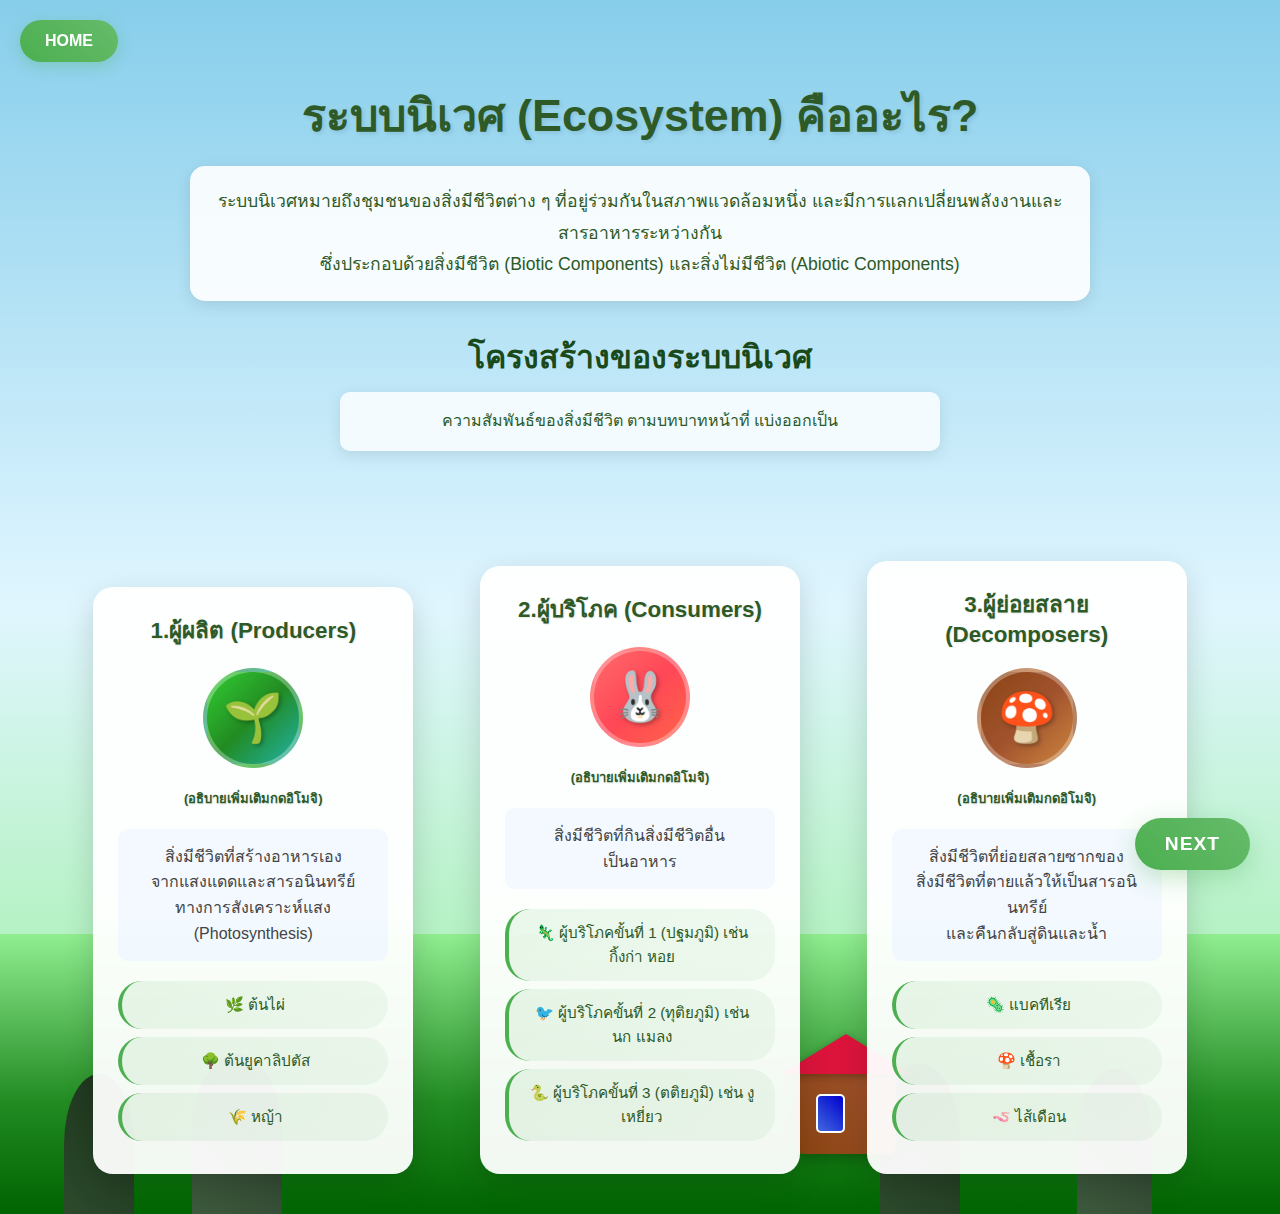
<file: description.html>
<!DOCTYPE html>
<html lang="th">
<head>
    <meta charset="UTF-8">
    <meta name="viewport" content="width=device-width, initial-scale=1.0">
    <title>EcoSim - Ecosystem Simulation</title>
    <link rel="stylesheet" href="main.css">
    <link rel="stylesheet" href="description.css">
</head>
<body>
    <div class="container">
        <!-- Home Button -->
        <a href="index.html" class="home-button">HOME</a>
        
        <!-- Clouds -->
        <div class="clouds">
            <div class="cloud cloud1"></div>
            <div class="cloud cloud2"></div>
        </div>

        <!-- Header -->
        <div class="ecosystem-header">
            <h1>ระบบนิเวศ (Ecosystem) คืออะไร?</h1>
            <p>ระบบนิเวศหมายถึงชุมชนของสิ่งมีชีวิตต่าง ๆ ที่อยู่ร่วมกันในสภาพแวดล้อมหนึ่ง และมีการแลกเปลี่ยนพลังงานและสารอาหารระหว่างกัน<br>
            ซึ่งประกอบด้วยสิ่งมีชีวิต (Biotic Components) และสิ่งไม่มีชีวิต (Abiotic Components)</p>
            
            <h2>โครงสร้างของระบบนิเวศ</h2>
            <p style="font-size: 1em; background: rgba(255, 255, 255, 0.8); padding: 15px; border-radius: 10px; max-width: 600px;">ความสัมพันธ์ของสิ่งมีชีวิต ตามบทบาทหน้าที่ แบ่งออกเป็น</p>
    
        </div>

        <!-- Ecosystem Components -->
        <div class="ecosystem-components">
            <div class="component">
                <h3>1.ผู้ผลิต (Producers)</h3>
                <div class="component-icon producers-icon" onclick="showModal('producers')">
                    🌱
                </div>
                <h3 style="font-size: small;">(อธิบายเพิ่มเติมกดอิโมจิ)</h3>
                <div class="component-description">
                    สิ่งมีชีวิตที่สร้างอาหารเอง<br>จากแสงแดดและสารอนินทรีย์<br>ทางการสังเคราะห์แสง (Photosynthesis)
                </div>
                <ul class="component-list">
                    <li>🌿 ต้นไผ่</li>
                    <li>🌳 ต้นยูคาลิปตัส</li>
                    <li>🌾 หญ้า</li>
                </ul>
            </div>

            <div class="component">
                <h3>2.ผู้บริโภค (Consumers)</h3>
                <div class="component-icon consumers-icon" onclick="showModal('consumers')">
                    🐰
                </div>
                <h3 style="font-size: small;">(อธิบายเพิ่มเติมกดอิโมจิ)</h3>
                <div class="component-description">
                    สิ่งมีชีวิตที่กินสิ่งมีชีวิตอื่น<br>เป็นอาหาร
                </div>
                <ul class="component-list">
                    <li>🦎 ผู้บริโภคขั้นที่ 1 (ปฐมภูมิ) เช่น กิ้งก่า หอย</li>
                    <li>🐦 ผู้บริโภคขั้นที่ 2 (ทุติยภูมิ) เช่น นก แมลง</li>
                    <li>🐍 ผู้บริโภคขั้นที่ 3 (ตติยภูมิ) เช่น งู เหยี่ยว</li>
                </ul>
            </div>

            <div class="component">
                <h3>3.ผู้ย่อยสลาย (Decomposers)</h3>
                <div class="component-icon decomposers-icon" onclick="showModal('decomposers')">
                    🍄
                </div>
                <h3 style="font-size: small;">(อธิบายเพิ่มเติมกดอิโมจิ)</h3>
                <div class="component-description">
                    สิ่งมีชีวิตที่ย่อยสลายซากของ<br>สิ่งมีชีวิตที่ตายแล้วให้เป็นสารอนินทรีย์<br>และคืนกลับสู่ดินและน้ำ
                </div>
                <ul class="component-list">
                    <li>🦠 แบคทีเรีย</li>
                    <li>🍄 เชื้อรา</li>
                    <li>🪱 ไส้เดือน</li>
                </ul>
            </div>
        </div>

        <!-- Landscape Background -->
        <div class="landscape">
            <div class="landscape-trees">
                <div class="landscape-tree landscape-tree1"></div>
                <div class="landscape-tree landscape-tree2"></div>
                <div class="landscape-tree landscape-tree3"></div>
                <div class="landscape-tree landscape-tree4"></div>
            </div>
            <div class="house"></div>
        </div>

        <!-- Navigation Buttons -->
        <div class="nav-buttons">
            <button class="nav-button" onclick="showNextPage()">NEXT</button>
        </div>
    </div>

    <!-- Modal -->
    <div id="explanationModal" class="modal">
        <div class="modal-content">
            <div class="modal-header">
                <h2 class="modal-title" id="modalTitle"></h2>
                <span class="close" onclick="closeModal()">&times;</span>
            </div>
            <div class="modal-body" id="modalBody"></div>
            <div class="modal-controls">
                <button class="speak-button" onclick="speakText()" id="speakBtn">🔊 อ่านออกเสียง</button>
            </div>
        </div>
    </div>
    <script src="description.js"></script>
</body>
</html>
</file>
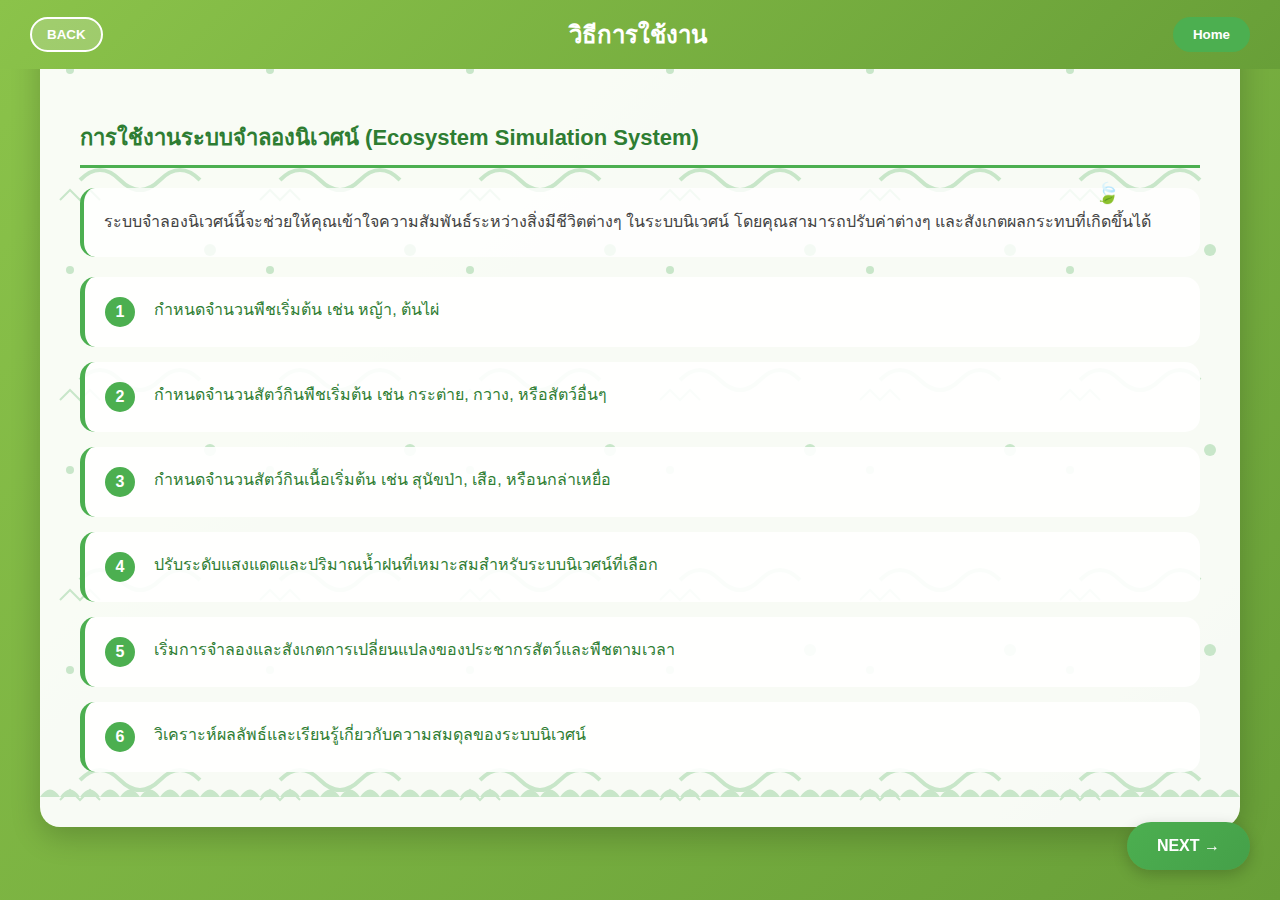
<file: how2use.html>
<!DOCTYPE html>
<html lang="th">
<head>
    <meta charset="UTF-8">
    <meta name="viewport" content="width=device-width, initial-scale=1.0">
    <title>EcoSim - Ecosystem Simulation</title>
    <link rel="stylesheet" href="how2use.css">
</head>
<body>
    <div class="header">
        <button class="back-btn" >BACK</button>
        <h1>วิธีการใช้งาน</h1>
        <button class="home-btn">Home</button>
    </div>

    <div class="container">
        <div class="content">
            <h2>การใช้งานระบบจำลองนิเวศน์ (Ecosystem Simulation System)</h2>
            
            <div class="content-text">
                ระบบจำลองนิเวศน์นี้จะช่วยให้คุณเข้าใจความสัมพันธ์ระหว่างสิ่งมีชีวิตต่างๆ ในระบบนิเวศน์ 
                โดยคุณสามารถปรับค่าต่างๆ และสังเกตผลกระทบที่เกิดขึ้นได้
            </div>

            <ul class="step-list">
                <li class="step-item">
                    <span class="step-number">1</span>
                    <span class="step-text">กำหนดจำนวนพืชเริ่มต้น เช่น หญ้า, ต้นไผ่</span>
                </li>
                <li class="step-item">
                    <span class="step-number">2</span>
                    <span class="step-text">กำหนดจำนวนสัตว์กินพืชเริ่มต้น เช่น กระต่าย, กวาง, หรือสัตว์อื่นๆ</span>
                </li>
                <li class="step-item">
                    <span class="step-number">3</span>
                    <span class="step-text">กำหนดจำนวนสัตว์กินเนื้อเริ่มต้น เช่น สุนัขป่า, เสือ, หรือนกล่าเหยื่อ</span>
                </li>
                <li class="step-item">
                    <span class="step-number">4</span>
                    <span class="step-text">ปรับระดับแสงแดดและปริมาณน้ำฝนที่เหมาะสมสำหรับระบบนิเวศน์ที่เลือก</span>
                </li>
                <li class="step-item">
                    <span class="step-number">5</span>
                    <span class="step-text">เริ่มการจำลองและสังเกตการเปลี่ยนแปลงของประชากรสัตว์และพืชตามเวลา</span>
                </li>
                <li class="step-item">
                    <span class="step-number">6</span>
                    <span class="step-text">วิเคราะห์ผลลัพธ์และเรียนรู้เกี่ยวกับความสมดุลของระบบนิเวศน์</span>
                </li>
            </ul>

            <div class="floating-leaves">🍃</div>
            <div class="grass-decoration"></div>
        </div>
    </div>

    <button class="next-btn">NEXT →</button>
    <script src="how2use.js"></script>
</body>
</html>
</file>
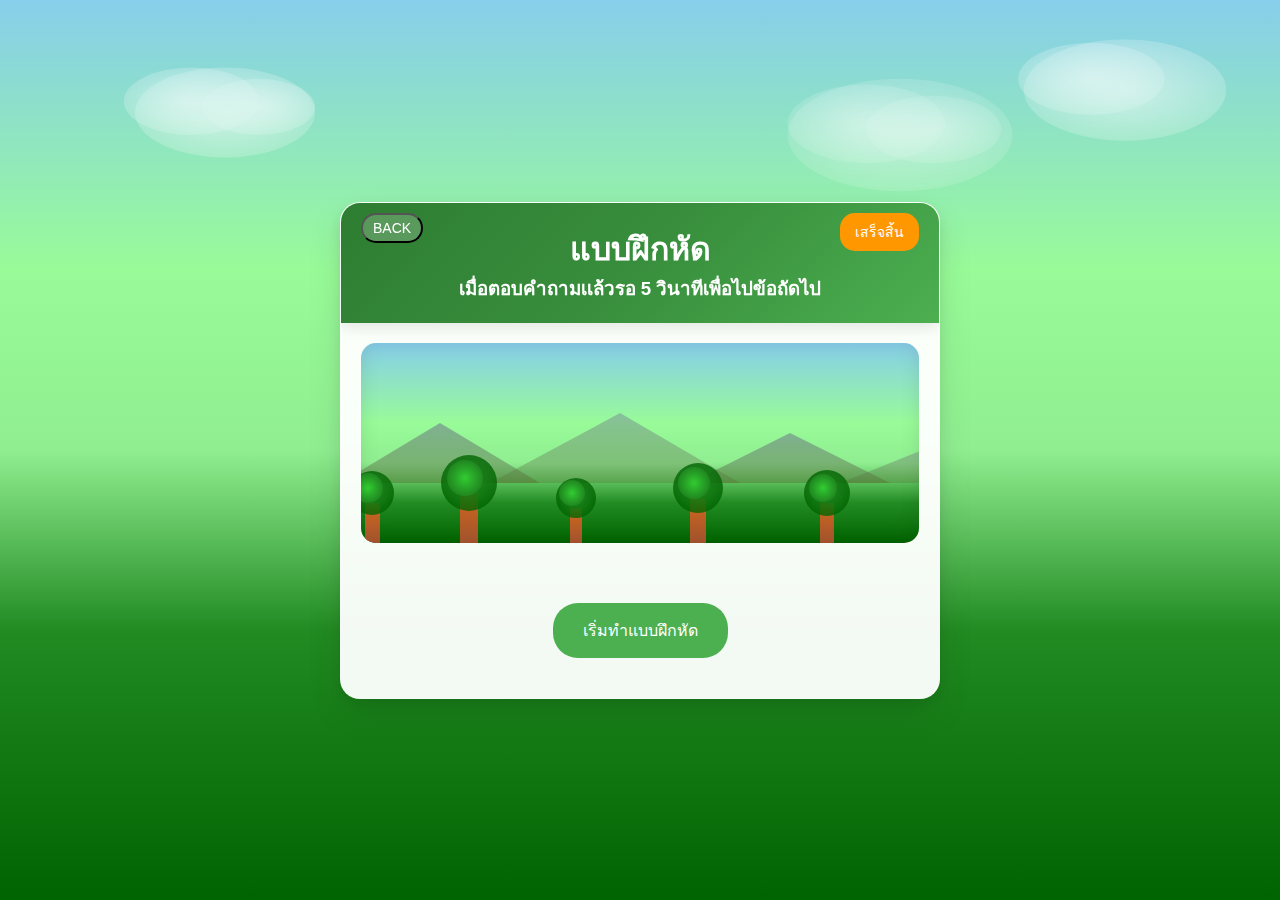
<file: quize.html>
<!DOCTYPE html>
<html lang="th">
<head>
    <meta charset="UTF-8">
    <meta name="viewport" content="width=device-width, initial-scale=1.0">
    <title>EcoSim - Ecosystem Simulation</title>
    <link rel="stylesheet" href="quize.css">
</head>
<body>
    <div class="game-container">
        <!-- หน้าแรก -->
        <div id="welcome-screen">
            <div class="header">
                <button class="back-btn">BACK</button>
                <button class="finish-btn" onclick="showScore()">เสร็จสิ้น</button>
                <h1>แบบฝึกหัด</h1>
                <h3>เมื่อตอบคำถามเเล้วรอ 5 วินาทีเพื่อไปข้อถัดไป</h3>
            </div>
            
            <div class="ecosystem-scene">
                <div class="mountains"></div>
                <div class="trees"></div>
            </div>
            
            <div class="question-section">
                <button class="practice-btn" onclick="startPractice()">เริ่มทำแบบฝึกหัด</button>
            </div>
        </div>

        <!-- หน้าแบบฝึกหัด -->
        <div id="practice-screen" class="hidden">
            <div class="header">
                <div class="page-indicator">📖 <span id="current-question">1</span> จาก <span id="total-questions">10</span></div>
                <button class="finish-btn" onclick="showScore()">เสร็จสิ้น</button>
                <h1>แบบฝึกหัด</h1>
            </div>

            <div class="quiz-section">
                <div class="quiz-question" id="question-text">
                    สิ่งมีชีวิตที่ผลิตอาหารได้เองโดยใช้แสงแดดเรียกว่าอะไร?
                </div>
                <div class="answer-buttons">
                    <button class="answer-btn" onclick="selectAnswer(0)">ผู้ผลิต</button>
                    <button class="answer-btn" onclick="selectAnswer(1)">ผู้บริโภค</button>
                </div>
                <div id="feedback" class="feedback hidden"></div>
            </div>
        </div>

        <!-- หน้าแสดงคะแนน -->
        <div id="score-screen" class="hidden">
            <div class="score-section">
                <h2>สรุป</h2>
                <div class="score-display">คะแนนที่ได้: <span id="final-score">0</span>/10</div>
                <div class="progress-bar">
                    <div class="progress-fill" id="progress-fill"></div>
                </div>
                <div>
                    <button class="restart-btn" onclick="resetGame()">ทำใหม่อีกครั้ง</button>
                </div>
                <div style="margin-top: 20px;">
                    <button class="answer-btn" onclick="goHome()">กลับหน้าหลัก</button>
                </div>
            </div>
        </div>
    </div>
    <script src="quize.js"></script>
</body>
</html>
</file>
<file: main.css>
* {
    margin: 0;
    padding: 0;
    box-sizing: border-box;
}

.container {
    position: relative;
    min-height: 100vh;
    overflow: hidden;
}
</file>
<file: description.css>
body {
    font-family: 'Segoe UI', Tahoma, Geneva, Verdana, sans-serif;
    overflow-x: hidden;
    background: linear-gradient(180deg, #87CEEB 0%, #E0F6FF 50%, #90EE90 100%);
    min-height: 100vh;
}

/* Home Button */
.home-button {
    position: fixed;
    top: 20px;
    left: 20px;
    z-index: 1000;
    background: linear-gradient(45deg, #4CAF50, #66BB6A);
    color: white;
    border: none;
    padding: 12px 25px;
    font-size: 1em;
    font-weight: 600;
    border-radius: 25px;
    cursor: pointer;
    transition: all 0.3s ease;
    box-shadow: 0 4px 15px rgba(76, 175, 80, 0.3);
    text-decoration: none;
    display: inline-block;
}

.home-button:hover {
    transform: translateY(-2px);
    box-shadow: 0 6px 20px rgba(76, 175, 80, 0.4);
}

/* Cloud decorations */
.clouds {
    position: absolute;
    top: 0;
    width: 100%;
    height: 200px;
    z-index: 1;
}

.cloud {
    position: absolute;
    background: rgba(255, 255, 255, 0.8);
    border-radius: 50px;
    animation: cloudFloat 20s linear infinite;
}

.cloud::before,
.cloud::after {
    content: '';
    position: absolute;
    background: rgba(255, 255, 255, 0.8);
    border-radius: 50px;
}

.cloud1 {
    width: 80px;
    height: 40px;
    top: 60px;
    left: -100px;
    animation-delay: 0s;
}

.cloud1::before {
    width: 50px;
    height: 50px;
    top: -25px;
    left: 10px;
}

.cloud1::after {
    width: 60px;
    height: 40px;
    top: -15px;
    right: 10px;
}

.cloud2 {
    width: 60px;
    height: 30px;
    top: 100px;
    left: -80px;
    animation-delay: 10s;
}

.cloud2::before {
    width: 40px;
    height: 40px;
    top: -20px;
    left: 8px;
}

.cloud2::after {
    width: 50px;
    height: 30px;
    top: -10px;
    right: 8px;
}

/* Header */
.ecosystem-header {
    text-align: center;
    padding: 80px 20px 40px;
    color: #2d5a27;
    position: relative;
    z-index: 10;
}

.ecosystem-header h1 {
    font-size: 2.8em;
    font-weight: bold;
    margin-bottom: 15px;
    text-shadow: 2px 2px 4px rgba(0, 0, 0, 0.1);
    animation: titleSlideIn 1s ease-out;
}

.ecosystem-header p {
    font-size: 1.1em;
    line-height: 1.8;
    max-width: 900px;
    margin: 0 auto 30px;
    background: rgba(255, 255, 255, 0.9);
    padding: 20px;
    border-radius: 15px;
    box-shadow: 0 4px 15px rgba(0, 0, 0, 0.1);
    animation: contentFadeIn 1.2s ease-out;
}

.ecosystem-header h2 {
    font-size: 2em;
    margin-top: 30px;
    margin-bottom: 10px;
    color: #1a4a1a;
    animation: contentFadeIn 1.4s ease-out;
}

/* Components Section */
.ecosystem-components {
    display: flex;
    justify-content: space-around;
    align-items: flex-end;
    padding: 40px 20px;
    max-width: 1200px;
    margin: 0 auto;
    min-height: 450px;
    position: relative;
    z-index: 10;
}

.component {
    text-align: center;
    background: rgba(255, 255, 255, 0.95);
    border-radius: 20px;
    padding: 25px;
    margin: 0 15px;
    box-shadow: 0 10px 30px rgba(0, 0, 0, 0.15);
    transition: all 0.4s ease;
    position: relative;
    flex: 1;
    max-width: 320px;
    animation: componentSlideUp 0.8s ease-out;
    animation-fill-mode: both;
}

.component:nth-child(1) { animation-delay: 0.2s; }
.component:nth-child(2) { animation-delay: 0.4s; }
.component:nth-child(3) { animation-delay: 0.6s; }

.component:hover {
    transform: translateY(-15px) scale(1.02);
    box-shadow: 0 20px 50px rgba(0, 0, 0, 0.2);
}

.component h3 {
    font-size: 1.4em;
    font-weight: bold;
    color: #2d5a27;
    margin-bottom: 20px;
    text-shadow: 1px 1px 2px rgba(0, 0, 0, 0.1);
}

.component-icon {
    width: 100px;
    height: 100px;
    margin: 0 auto 20px;
    border-radius: 50%;
    cursor: pointer;
    transition: all 0.4s ease;
    position: relative;
    overflow: hidden;
    display: flex;
    align-items: center;
    justify-content: center;
    font-size: 3em;
    color: white;
    text-shadow: 2px 2px 4px rgba(0, 0, 0, 0.3);
    border: 4px solid rgba(255, 255, 255, 0.3);
}

.component-icon:hover {
    transform: scale(1.2) rotate(10deg);
    box-shadow: 0 10px 30px rgba(0, 0, 0, 0.3);
}

.component-icon::before {
    content: '';
    position: absolute;
    top: -50%;
    left: -50%;
    width: 200%;
    height: 200%;
    background: linear-gradient(45deg, transparent, rgba(255, 255, 255, 0.3), transparent);
    transform: rotate(-45deg);
    transition: all 0.6s ease;
    opacity: 0;
}

.component-icon:hover::before {
    opacity: 1;
    animation: shine 0.6s ease-in-out;
}

.producers-icon {
    background: linear-gradient(135deg, #32CD32, #228B22, #20B2AA);
}

.consumers-icon {
    background: linear-gradient(135deg, #FF6B6B, #FF4757, #FF6348);
}

.decomposers-icon {
    background: linear-gradient(135deg, #8B4513, #A0522D, #CD853F);
}

.component-description {
    font-size: 1em;
    line-height: 1.6;
    margin-bottom: 20px;
    color: #444;
    background: rgba(240, 248, 255, 0.8);
    padding: 15px;
    border-radius: 10px;
}

.component-list {
    list-style: none;
    padding: 0;
    margin: 0;
}

.component-list li {
    background: linear-gradient(135deg, rgba(76, 175, 80, 0.1), rgba(129, 199, 132, 0.1));
    margin: 8px 0;
    padding: 12px 15px;
    border-radius: 25px;
    font-size: 0.95em;
    font-weight: 500;
    color: #2d5a27;
    border-left: 4px solid #4CAF50;
    transition: all 0.3s ease;
}

.component-list li:hover {
    transform: translateX(5px);
    background: linear-gradient(135deg, rgba(76, 175, 80, 0.2), rgba(129, 199, 132, 0.2));
}

/* Landscape Background */
.landscape {
    position: absolute;
    bottom: 0;
    width: 100%;
    height: 280px;
    background: linear-gradient(180deg, #90EE90 0%, #228B22 60%, #006400 100%);
    z-index: 1;
}

.landscape-trees {
    position: absolute;
    bottom: 0;
    width: 100%;
    height: 100%;
}

.landscape-tree {
    position: absolute;
    bottom: 0;
    border-radius: 50% 50% 0 0;
    animation: treeSway 4s ease-in-out infinite;
}

.landscape-tree1 {
    left: 5%;
    width: 70px;
    height: 140px;
    background: linear-gradient(45deg, #2d4a2d, #1a331a);
    animation-delay: 0s;
}

.landscape-tree2 {
    left: 15%;
    width: 90px;
    height: 160px;
    background: linear-gradient(45deg, #3d5a3d, #2a3a2a);
    animation-delay: 1s;
}

.landscape-tree3 {
    right: 25%;
    width: 80px;
    height: 150px;
    background: linear-gradient(45deg, #2d4a2d, #1a331a);
    animation-delay: 2s;
}

.landscape-tree4 {
    right: 10%;
    width: 75px;
    height: 145px;
    background: linear-gradient(45deg, #3d5a3d, #2a3a2a);
    animation-delay: 0.5s;
}

/* House */
.house {
    position: absolute;
    bottom: 60px;
    right: 30%;
    width: 100px;
    height: 80px;
    background: linear-gradient(45deg, #8B4513, #A0522D);
    border-radius: 8px;
    z-index: 10;
    box-shadow: 0 4px 15px rgba(0, 0, 0, 0.3);
}

.house::before {
    content: '';
    position: absolute;
    top: -40px;
    left: -15px;
    width: 0;
    height: 0;
    border-left: 65px solid transparent;
    border-right: 65px solid transparent;
    border-bottom: 40px solid #DC143C;
    filter: drop-shadow(0 2px 4px rgba(0, 0, 0, 0.3));
}

.house::after {
    content: '';
    position: absolute;
    top: 20px;
    left: 20px;
    width: 25px;
    height: 35px;
    background: linear-gradient(45deg, #4169E1, #0000CD);
    border-radius: 5px;
    border: 2px solid white;
}

/* Navigation Buttons */
.nav-buttons {
    position: fixed;
    bottom: 30px;
    right: 30px;
    z-index: 1000;
}

.nav-button {
    background: linear-gradient(45deg, #4CAF50, #66BB6A);
    color: white;
    border: none;
    padding: 15px 30px;
    font-size: 1.2em;
    font-weight: 600;
    border-radius: 50px;
    cursor: pointer;
    transition: all 0.3s ease;
    text-transform: uppercase;
    letter-spacing: 1px;
    box-shadow: 0 8px 25px rgba(76, 175, 80, 0.3);
    margin-left: 15px;
    position: relative;
    overflow: hidden;
}

.nav-button::before {
    content: '';
    position: absolute;
    top: 0;
    left: -100%;
    width: 100%;
    height: 100%;
    background: linear-gradient(90deg, transparent, rgba(255, 255, 255, 0.3), transparent);
    transition: left 0.5s;
}

.nav-button:hover::before {
    left: 100%;
}

.nav-button:hover {
    transform: translateY(-3px);
    box-shadow: 0 12px 35px rgba(76, 175, 80, 0.4);
}

/* Modal Overlay */
.modal {
    display: none;
    position: fixed;
    z-index: 1000;
    left: 0;
    top: 0;
    width: 100%;
    height: 100%;
    background: linear-gradient(135deg, rgba(74, 144, 226, 0.15), rgba(80, 200, 120, 0.15));
    backdrop-filter: blur(10px);
    -webkit-backdrop-filter: blur(10px);
    opacity: 0;
    transition: all 0.4s cubic-bezier(0.25, 0.46, 0.45, 0.94);
}

.modal.show {
    opacity: 1;
}

/* Modal Content Container */
.modal-content {
    position: relative;
    margin: 2% auto;
    width: 90%;
    max-width: 800px;
    max-height: 90vh;
    background: linear-gradient(145deg, #ffffff, #f8f9fa);
    border-radius: 25px;
    box-shadow: 
        0 25px 50px rgba(0, 0, 0, 0.15),
        0 15px 35px rgba(0, 0, 0, 0.1),
        inset 0 1px 0 rgba(255, 255, 255, 0.6);
    transform: scale(0.7) translateY(-50px);
    transition: all 0.4s cubic-bezier(0.34, 1.56, 0.64, 1);
    overflow: hidden;
    border: 2px solid rgba(255, 255, 255, 0.3);
}

.modal.show .modal-content {
    transform: scale(1) translateY(0);
}

/* Modal Header */
.modal-header {
    background: linear-gradient(135deg, #4a90e2, #50c878);
    color: white;
    padding: 25px 30px;
    border-radius: 25px 25px 0 0;
    position: relative;
    overflow: hidden;
}

.modal-header::before {
    content: '';
    position: absolute;
    top: -50%;
    left: -50%;
    width: 200%;
    height: 200%;
    background: linear-gradient(45deg, transparent, rgba(255, 255, 255, 0.1), transparent);
    transform: rotate(45deg);
    animation: shimmer 3s infinite;
}

.modal-title {
    margin: 0;
    font-size: 2.2em;
    font-weight: 700;
    text-shadow: 2px 2px 4px rgba(0, 0, 0, 0.3);
    position: relative;
    z-index: 2;
}

/* Close Button */
.close {
    position: absolute;
    top: 20px;
    right: 25px;
    font-size: 35px;
    font-weight: bold;
    color: rgba(255, 255, 255, 0.8);
    cursor: pointer;
    z-index: 3;
    width: 45px;
    height: 45px;
    border-radius: 50%;
    display: flex;
    align-items: center;
    justify-content: center;
    transition: all 0.3s ease;
    background: rgba(255, 255, 255, 0.1);
    backdrop-filter: blur(10px);
}

.close:hover {
    color: white;
    background: rgba(255, 255, 255, 0.2);
    transform: rotate(90deg) scale(1.1);
}

/* Modal Body */
.modal-body {
    padding: 30px;
    max-height: 60vh;
    overflow-y: auto;
    font-family: 'Sarabun', sans-serif;
    line-height: 1.8;
    background: linear-gradient(180deg, #ffffff 0%, #f8f9fa 100%);
}

/* Custom Scrollbar */
.modal-body::-webkit-scrollbar {
    width: 8px;
}

.modal-body::-webkit-scrollbar-track {
    background: #f1f1f1;
    border-radius: 10px;
}

.modal-body::-webkit-scrollbar-thumb {
    background: linear-gradient(135deg, #4a90e2, #50c878);
    border-radius: 10px;
}

.modal-body::-webkit-scrollbar-thumb:hover {
    background: linear-gradient(135deg, #357abd, #45b86b);
}

/* Modal Detail Content */
.modal-detail h3 {
    color: #2c3e50;
    font-size: 1.8em;
    margin-bottom: 20px;
    border-bottom: 3px solid #4a90e2;
    padding-bottom: 10px;
    position: relative;
}

.modal-detail h3::after {
    content: '';
    position: absolute;
    bottom: -3px;
    left: 0;
    width: 50px;
    height: 3px;
    background: linear-gradient(90deg, #50c878, #4a90e2);
    border-radius: 2px;
}

.modal-detail h4 {
    color: #34495e;
    font-size: 1.4em;
    margin: 25px 0 15px 0;
    display: flex;
    align-items: center;
    gap: 10px;
}

.modal-detail h5 {
    color: #2980b9;
    font-size: 1.2em;
    margin: 20px 0 10px 0;
    display: flex;
    align-items: center;
    gap: 8px;
}

.modal-detail p {
    color: #555;
    font-size: 1.1em;
    margin-bottom: 15px;
    text-align: justify;
}

/* Lists */
.modal-detail ul {
    list-style: none;
    padding: 0;
    margin: 15px 0;
}

.modal-detail li {
    background: linear-gradient(135deg, #f8f9fa, #e9ecef);
    margin: 10px 0;
    padding: 15px 20px;
    border-radius: 15px;
    border-left: 5px solid #4a90e2;
    transition: all 0.3s ease;
    position: relative;
    overflow: hidden;
}

.modal-detail li::before {
    content: '';
    position: absolute;
    top: 0;
    left: 0;
    width: 100%;
    height: 100%;
    background: linear-gradient(135deg, rgba(74, 144, 226, 0.05), rgba(80, 200, 120, 0.05));
    opacity: 0;
    transition: opacity 0.3s ease;
}

.modal-detail li:hover {
    transform: translateX(10px);
    box-shadow: 0 8px 25px rgba(74, 144, 226, 0.15);
    border-left-color: #50c878;
}

.modal-detail li:hover::before {
    opacity: 1;
}

.modal-detail li strong {
    color: #2c3e50;
    font-weight: 600;
}

/* Consumer Levels */
.consumer-levels {
    background: linear-gradient(135deg, #f8f9fa, #ffffff);
    padding: 25px;
    border-radius: 20px;
    margin: 20px 0;
    border: 2px solid rgba(74, 144, 226, 0.1);
}

.level {
    background: white;
    margin: 15px 0;
    padding: 20px;
    border-radius: 15px;
    box-shadow: 0 5px 15px rgba(0, 0, 0, 0.08);
    border-left: 5px solid #4a90e2;
    transition: all 0.3s ease;
    position: relative;
    overflow: hidden;
}

.level::before {
    content: '';
    position: absolute;
    top: 0;
    right: 0;
    width: 50px;
    height: 100%;
    background: linear-gradient(135deg, rgba(74, 144, 226, 0.1), rgba(80, 200, 120, 0.1));
    opacity: 0;
    transition: all 0.3s ease;
}

.level:hover {
    transform: translateY(-5px);
    box-shadow: 0 10px 30px rgba(74, 144, 226, 0.15);
}

.level:hover::before {
    opacity: 1;
    width: 100%;
}

.level:nth-child(2) {
    border-left-color: #f39c12;
}

.level:nth-child(3) {
    border-left-color: #e74c3c;
}

/* Importance Box */
.importance-box {
    background: linear-gradient(135deg, #fffbf0, #fff8e1);
    border: 2px solid #ffd700;
    border-radius: 20px;
    padding: 25px;
    margin: 25px 0;
    position: relative;
    overflow: hidden;
}

.importance-box::before {
    content: '⭐';
    position: absolute;
    top: -10px;
    right: -10px;
    font-size: 80px;
    opacity: 0.1;
    transform: rotate(15deg);
}

.importance-box h4 {
    color: #f39c12;
    margin-bottom: 15px;
}

.importance-box p {
    color: #8b4513;
    font-weight: 500;
    margin: 0;
}

/* Modal Controls */
.modal-controls {
    padding: 20px 30px 30px;
    text-align: center;
    background: linear-gradient(180deg, #f8f9fa, #ffffff);
}

.speak-button {
    background: linear-gradient(135deg, #4a90e2, #50c878);
    color: white;
    border: none;
    padding: 15px 30px;
    font-size: 1.1em;
    font-weight: 600;
    border-radius: 50px;
    cursor: pointer;
    transition: all 0.3s ease;
    box-shadow: 0 5px 15px rgba(74, 144, 226, 0.3);
    position: relative;
    overflow: hidden;
}

.speak-button::before {
    content: '';
    position: absolute;
    top: 0;
    left: -100%;
    width: 100%;
    height: 100%;
    background: linear-gradient(90deg, transparent, rgba(255, 255, 255, 0.3), transparent);
    transition: left 0.5s ease;
}

.speak-button:hover {
    transform: translateY(-3px);
    box-shadow: 0 8px 25px rgba(74, 144, 226, 0.4);
}

.speak-button:hover::before {
    left: 100%;
}

.speak-button.speaking {
    background: linear-gradient(135deg, #e74c3c, #c0392b);
    animation: pulse 1.5s infinite;
}

.speak-button:active {
    transform: translateY(-1px);
}

/* Animations */
@keyframes pageSlideIn {
    from {
        opacity: 0;
        transform: translateX(100%);
    }
    to {
        opacity: 1;
        transform: translateX(0);
    }
}

@keyframes titleSlideIn {
    from {
        opacity: 0;
        transform: translateY(-30px);
    }
    to {
        opacity: 1;
        transform: translateY(0);
    }
}

@keyframes contentFadeIn {
    from {
        opacity: 0;
        transform: translateY(20px);
    }
    to {
        opacity: 1;
        transform: translateY(0);
    }
}

@keyframes componentSlideUp {
    from {
        opacity: 0;
        transform: translateY(50px);
    }
    to {
        opacity: 1;
        transform: translateY(0);
    }
}

@keyframes cloudFloat {
    from {
        transform: translateX(-100px);
    }
    to {
        transform: translateX(calc(100vw + 100px));
    }
}

@keyframes treeSway {
    0%, 100% { transform: rotate(0deg); }
    25% { transform: rotate(1deg); }
    75% { transform: rotate(-1deg); }
}


@keyframes shimmer {
    0% { transform: translateX(-100%) rotate(45deg); }
    100% { transform: translateX(100%) rotate(45deg); }
}

@keyframes pulse {
    0%, 100% { transform: translateY(-3px) scale(1); }
    50% { transform: translateY(-3px) scale(1.05); }
}

@keyframes slideInFromTop {
    0% {
        opacity: 0;
        transform: translateY(-30px);
    }
    100% {
        opacity: 1;
        transform: translateY(0);
    }
}

@keyframes shine {
    0% { transform: translateX(-100%) translateY(-100%) rotate(-45deg); }
    100% { transform: translateX(100%) translateY(100%) rotate(-45deg); }
}

@keyframes speakingPulse {
    0%, 100% { transform: scale(1); }
    50% { transform: scale(1.05); }
}

/* Responsive Design */
@media (max-width: 768px) {
    .ecosystem-components {
        flex-direction: column;
        gap: 25px;
        padding: 20px;
        min-height: auto;
    }
    
    .component {
        max-width: 100%;
        margin: 0;
    }
    
    .ecosystem-header h1 {
        font-size: 2.2em;
    }
    
    .ecosystem-header p {
        font-size: 1em;
        padding: 15px;
    }
    
    .modal-content {
        width: 95%;
        margin: 5% auto;
        border-radius: 20px;
    }
    
    .modal-header {
        padding: 20px;
        border-radius: 20px 20px 0 0;
    }
    
    .modal-title {
        font-size: 1.8em;
        padding-right: 50px;
    }
    
    .modal-body {
        padding: 20px;
        max-height: 50vh;
    }
    
    .modal-controls {
        padding: 15px 20px 20px;
    }
    
    .speak-button {
        padding: 12px 25px;
        font-size: 1em;
    }
    
    .close {
        top: 15px;
        right: 20px;
        font-size: 30px;
        width: 40px;
        height: 40px;
    }
    
    .component-icon {
        width: 80px;
        height: 80px;
        font-size: 2.5em;
    }

    .landscape {
        height: 200px;
    }

    .house {
        width: 80px;
        height: 60px;
        bottom: 40px;
    }

    .house::before {
        top: -30px;
        left: -10px;
        border-left: 50px solid transparent;
        border-right: 50px solid transparent;
        border-bottom: 30px solid #DC143C;
    }
}

@media (max-width: 480px) {
    .ecosystem-header h1 {
        font-size: 1.8em;
    }
    
    .component-icon {
        width: 70px;
        height: 70px;
        font-size: 2em;
    }

    .nav-button {
        padding: 12px 20px;
        font-size: 1em;
    }

    .home-button {
        padding: 10px 15px;
        font-size: 0.9em;
    }
    .modal-content {
        width: 98%;
        margin: 2% auto;
    }
    
    .modal-title {
        font-size: 1.5em;
    }
    
    .modal-detail h3 {
        font-size: 1.5em;
    }
    
    .modal-detail h4 {
        font-size: 1.2em;
    }
    
    .modal-detail h5 {
        font-size: 1.1em;
    }
}
</file>
<file: how2use.css>
* {
    margin: 0;
    padding: 0;
    box-sizing: border-box;
    font-family: 'Tahoma', sans-serif;
}

body {
    background: linear-gradient(135deg, #8BC34A, #689F38);
    min-height: 100vh;
    padding: 20px;
}

.container {
    max-width: 1200px;
    margin: 0 auto;
    background: rgba(255, 255, 255, 0.95);
    border-radius: 20px;
    overflow: hidden;
    box-shadow: 0 10px 30px rgba(0, 0, 0, 0.2);
    min-height: 600px;
}

/* Header */
.header {
    background: linear-gradient(135deg, #8BC34A, #689F38);
    color: white;
    padding: 15px 30px;
    display: flex;
    justify-content: space-between;
    align-items: center;
    position: absolute;
    top: 0;
    left: 0;
    right: 0;
    z-index: 100;
}

.back-btn {
    background: rgba(255, 255, 255, 0.2);
    border: 2px solid white;
    color: white;
    padding: 8px 15px;
    border-radius: 20px;
    cursor: pointer;
    font-weight: bold;
    transition: all 0.3s ease;
}

.back-btn:hover {
    background: white;
    color: #8BC34A;
}

.header h1 {
    font-size: 24px;
    font-weight: bold;
}

.home-btn {
    background: #4CAF50;
    border: none;
    color: white;
    padding: 10px 20px;
    border-radius: 20px;
    cursor: pointer;
    font-weight: bold;
    transition: all 0.3s ease;
}

.home-btn:hover {
    background: #45a049;
}

/* Content Area */
.content {
    padding: 100px 40px 40px 40px;
    background: url('data:image/svg+xml,<svg xmlns="http://www.w3.org/2000/svg" viewBox="0 0 100 100"><path d="M20,80 Q30,70 40,80 T60,80 T80,80" stroke="%23C8E6C9" stroke-width="2" fill="none"/><circle cx="85" cy="15" r="3" fill="%23C8E6C9"/><circle cx="15" cy="25" r="2" fill="%23C8E6C9"/><path d="M10,90 L15,85 L20,90 L25,85 L30,90" stroke="%23C8E6C9" stroke-width="1" fill="none"/></svg>') repeat;
    background-size: 200px 200px;
    position: relative;
}

.content h2 {
    color: #2E7D32;
    font-size: 22px;
    margin-bottom: 20px;
    border-bottom: 3px solid #4CAF50;
    padding-bottom: 10px;
}

.content-text {
    color: #424242;
    line-height: 1.8;
    font-size: 16px;
    background: rgba(255, 255, 255, 0.8);
    padding: 20px;
    border-radius: 15px;
    margin-bottom: 20px;
    border-left: 4px solid #4CAF50;
}

.step-list {
    list-style: none;
    padding: 0;
}

.step-item {
    background: rgba(255, 255, 255, 0.9);
    margin: 15px 0;
    padding: 20px;
    border-radius: 15px;
    border-left: 5px solid #4CAF50;
    position: relative;
    transition: all 0.3s ease;
}

.step-item:hover {
    transform: translateY(-2px);
    box-shadow: 0 5px 15px rgba(0, 0, 0, 0.1);
}

.step-number {
    background: #4CAF50;
    color: white;
    width: 30px;
    height: 30px;
    border-radius: 50%;
    display: inline-flex;
    align-items: center;
    justify-content: center;
    font-weight: bold;
    margin-right: 15px;
}

.step-text {
    display: inline-block;
    vertical-align: top;
    width: calc(100% - 50px);
    color: #2E7D32;
    font-weight: 500;
}

/* Next Button */
.next-btn {
    position: fixed;
    bottom: 30px;
    right: 30px;
    background: linear-gradient(135deg, #4CAF50, #45a049);
    color: white;
    border: none;
    padding: 15px 30px;
    border-radius: 25px;
    font-size: 16px;
    font-weight: bold;
    cursor: pointer;
    box-shadow: 0 5px 15px rgba(0, 0, 0, 0.2);
    transition: all 0.3s ease;
}

.next-btn:hover {
    transform: translateY(-2px);
    box-shadow: 0 8px 25px rgba(0, 0, 0, 0.3);
}

/* Decorative elements */
.grass-decoration {
    position: absolute;
    bottom: 0;
    left: 0;
    right: 0;
    height: 50px;
    background: url('data:image/svg+xml,<svg xmlns="http://www.w3.org/2000/svg" viewBox="0 0 100 20"><path d="M0,20 Q10,5 20,20 Q30,5 40,20 Q50,5 60,20 Q70,5 80,20 Q90,5 100,20" fill="%23C8E6C9"/></svg>') repeat-x;
    background-size: 100px 20px;
}

.floating-leaves {
    position: absolute;
    top: 20%;
    right: 10%;
    font-size: 20px;
    color: #C8E6C9;
    animation: float 3s ease-in-out infinite;
}

@keyframes float {
    0%, 100% { transform: translateY(0px) rotate(0deg); }
    50% { transform: translateY(-10px) rotate(5deg); }
}
</file>
<file: quize.css>
* {
    margin: 0;
    padding: 0;
    box-sizing: border-box;
}

body {
    font-family: 'Arial', sans-serif;
    background: linear-gradient(to bottom, 
        #87CEEB 0%,     /* ฟ้าใส */
        #98FB98 30%,    /* เขียวอ่อน */
        #90EE90 50%,    /* เขียวใส */
        #228B22 70%,    /* เขียวเข้ม */
        #006400 100%    /* เขียวเข้มมาก */
    );
    min-height: 100vh;
    display: flex;
    justify-content: center;
    align-items: center;
    padding: 20px;
    position: relative;
}

body::before {
    content: '';
    position: fixed;
    top: 0;
    left: 0;
    width: 100%;
    height: 100%;
    background: url('data:image/svg+xml,<svg xmlns="http://www.w3.org/2000/svg" viewBox="0 0 1200 800"><defs><radialGradient id="cloud1" cx="50%" cy="50%" r="50%"><stop offset="0%" style="stop-color:white;stop-opacity:0.8"/><stop offset="100%" style="stop-color:white;stop-opacity:0.3"/></radialGradient><radialGradient id="cloud2" cx="50%" cy="50%" r="50%"><stop offset="0%" style="stop-color:white;stop-opacity:0.6"/><stop offset="100%" style="stop-color:white;stop-opacity:0.2"/></radialGradient></defs><ellipse cx="200" cy="100" rx="80" ry="40" fill="url(%23cloud1)"/><ellipse cx="170" cy="90" rx="60" ry="30" fill="url(%23cloud1)"/><ellipse cx="230" cy="95" rx="50" ry="25" fill="url(%23cloud1)"/><ellipse cx="800" cy="120" rx="100" ry="50" fill="url(%23cloud2)"/><ellipse cx="770" cy="110" rx="70" ry="35" fill="url(%23cloud2)"/><ellipse cx="830" cy="115" rx="60" ry="30" fill="url(%23cloud2)"/><ellipse cx="1000" cy="80" rx="90" ry="45" fill="url(%23cloud1)"/><ellipse cx="970" cy="70" rx="65" ry="32" fill="url(%23cloud1)"/></svg>') no-repeat;
    background-size: cover;
    z-index: -1;
    opacity: 0.7;
}

.game-container {
    background: rgba(255, 255, 255, 0.95);
    border-radius: 20px;
    box-shadow: 0 15px 35px rgba(0,0,0,0.1), 0 5px 15px rgba(0,0,0,0.08);
    max-width: 600px;
    width: 100%;
    overflow: hidden;
    backdrop-filter: blur(10px);
    border: 1px solid rgba(255,255,255,0.2);
}

.header {
    background: linear-gradient(135deg, #2E7D32, #388E3C, #4CAF50);
    color: white;
    padding: 20px;
    text-align: center;
    position: relative;
    box-shadow: 0 4px 15px rgba(0,0,0,0.1);
}

.page-indicator {
    position: absolute;
    top: 10px;
    left: 20px;
    background: rgba(255,255,255,0.2);
    padding: 5px 10px;
    border-radius: 15px;
    font-size: 14px;
}

.back-btn {
    position: absolute;
    top: 10px;
    left: 20px;
    background: rgba(255,255,255,0.2);
    color: white;
    padding: 5px 10px;
    border-radius: 15px;
    font-size: 14px;
}

.finish-btn {
    position: absolute;
    top: 10px;
    right: 20px;
    background: #FF9800;
    color: white;
    border: none;
    padding: 8px 15px;
    border-radius: 15px;
    cursor: pointer;
    font-size: 14px;
}

.finish-btn:hover {
    background: #F57C00;
}

.ecosystem-scene {
    background: linear-gradient(to bottom, 
        #87CEEB 0%,     /* ฟ้าใส */
        #98FB98 40%,    /* เขียวอ่อน */
        #90EE90 60%,    /* เขียวใส */
        #228B22 80%,    /* เขียวเข้ม */
        #006400 100%    /* เขียวเข้มมาก */
    );
    height: 200px;
    position: relative;
    overflow: hidden;
    margin: 20px;
    border-radius: 15px;
    box-shadow: inset 0 0 20px rgba(0,0,0,0.1);
}

.trees {
    position: absolute;
    bottom: 0;
    left: 0;
    right: 0;
    height: 120px;
    background: url('data:image/svg+xml,<svg xmlns="http://www.w3.org/2000/svg" viewBox="0 0 600 120"><defs><radialGradient id="tree1" cx="50%" cy="50%" r="50%"><stop offset="0%" style="stop-color:%23228B22;stop-opacity:1"/><stop offset="100%" style="stop-color:%23006400;stop-opacity:0.8"/></radialGradient><radialGradient id="tree2" cx="50%" cy="50%" r="50%"><stop offset="0%" style="stop-color:%2332CD32;stop-opacity:1"/><stop offset="100%" style="stop-color:%23228B22;stop-opacity:0.8"/></radialGradient><linearGradient id="trunk" x1="0%" y1="0%" x2="0%" y2="100%"><stop offset="0%" style="stop-color:%23D2691E;stop-opacity:1"/><stop offset="100%" style="stop-color:%23A0522D;stop-opacity:1"/></linearGradient></defs><rect x="25" y="80" width="15" height="40" fill="url(%23trunk)"/><circle cx="32" cy="70" r="22" fill="url(%23tree1)"/><circle cx="28" cy="65" r="15" fill="url(%23tree2)"/><rect x="120" y="70" width="18" height="50" fill="url(%23trunk)"/><circle cx="129" cy="60" r="28" fill="url(%23tree1)"/><circle cx="125" cy="55" r="18" fill="url(%23tree2)"/><rect x="230" y="85" width="12" height="35" fill="url(%23trunk)"/><circle cx="236" cy="75" r="20" fill="url(%23tree1)"/><circle cx="232" cy="70" r="13" fill="url(%23tree2)"/><rect x="350" y="75" width="16" height="45" fill="url(%23trunk)"/><circle cx="358" cy="65" r="25" fill="url(%23tree1)"/><circle cx="354" cy="60" r="16" fill="url(%23tree2)"/><rect x="480" y="80" width="14" height="40" fill="url(%23trunk)"/><circle cx="487" cy="70" r="23" fill="url(%23tree1)"/><circle cx="483" cy="65" r="14" fill="url(%23tree2)"/></svg>') no-repeat center bottom;
    background-size: cover;
}

.mountains {
    position: absolute;
    bottom: 60px;
    left: 0;
    right: 0;
    height: 80px;
    background: url('data:image/svg+xml,<svg xmlns="http://www.w3.org/2000/svg" viewBox="0 0 600 80"><defs><linearGradient id="mountain1" x1="0%" y1="0%" x2="0%" y2="100%"><stop offset="0%" style="stop-color:%23708090;stop-opacity:0.6"/><stop offset="100%" style="stop-color:%23556B2F;stop-opacity:0.4"/></linearGradient><linearGradient id="mountain2" x1="0%" y1="0%" x2="0%" y2="100%"><stop offset="0%" style="stop-color:%23778899;stop-opacity:0.5"/><stop offset="100%" style="stop-color:%23556B2F;stop-opacity:0.3"/></linearGradient></defs><polygon points="0,80 100,20 200,80" fill="url(%23mountain1)"/><polygon points="150,80 280,10 400,80" fill="url(%23mountain2)"/><polygon points="350,80 450,30 550,80" fill="url(%23mountain1)"/><polygon points="500,80 600,40 600,80" fill="url(%23mountain2)"/></svg>') no-repeat center bottom;
    background-size: cover;
}

.question-section {
    padding: 30px;
    text-align: center;
}

.question-title {
    font-size: 18px;
    color: #2E7D32;
    margin-bottom: 30px;
    line-height: 1.6;
}

.practice-btn {
    background: #4CAF50;
    color: white;
    border: none;
    padding: 15px 30px;
    border-radius: 25px;
    font-size: 16px;
    cursor: pointer;
    margin: 10px;
    transition: all 0.3s ease;
}

.practice-btn:hover {
    background: #45a049;
    transform: translateY(-2px);
}

.quiz-section {
    padding: 30px;
    text-align: center;
}

.quiz-question {
    font-size: 18px;
    color: #2E7D32;
    margin-bottom: 30px;
    line-height: 1.6;
}

.answer-buttons {
    display: flex;
    justify-content: center;
    gap: 20px;
    flex-wrap: wrap;
}

.answer-btn {
    background: #4CAF50;
    color: white;
    border: none;
    padding: 15px 25px;
    border-radius: 25px;
    font-size: 16px;
    cursor: pointer;
    transition: all 0.3s ease;
    min-width: 100px;
}

.answer-btn:hover {
    background: #45a049;
    transform: translateY(-2px);
}

.answer-btn.correct {
    background: #2E7D32;
}

.answer-btn.incorrect {
    background: #F44336;
}

.score-section {
    background: linear-gradient(135deg, #FFD700, #FFA500);
    padding: 30px;
    text-align: center;
    color: #333;
}

.score-display {
    font-size: 24px;
    font-weight: bold;
    margin-bottom: 20px;
}

.progress-bar {
    background: rgba(255,255,255,0.3);
    height: 20px;
    border-radius: 10px;
    overflow: hidden;
    margin-bottom: 20px;
}

.progress-fill {
    background: #4CAF50;
    height: 100%;
    transition: width 0.5s ease;
}

.restart-btn {
    background: #2E7D32;
    color: white;
    border: none;
    padding: 15px 30px;
    border-radius: 25px;
    font-size: 16px;
    cursor: pointer;
}

.restart-btn:hover {
    background: #1B5E20;
}

.hidden {
    display: none;
}

.feedback {
    margin-top: 20px;
    padding: 15px;
    border-radius: 10px;
    font-weight: bold;
}

.feedback.correct {
    background: #C8E6C9;
    color: #2E7D32;
}

.feedback.incorrect {
    background: #FFCDD2;
    color: #C62828;
}

@media (max-width: 600px) {
    .answer-buttons {
        flex-direction: column;
        align-items: center;
    }
    
    .answer-btn {
        width: 80%;
        max-width: 300px;
    }
}
</file>
